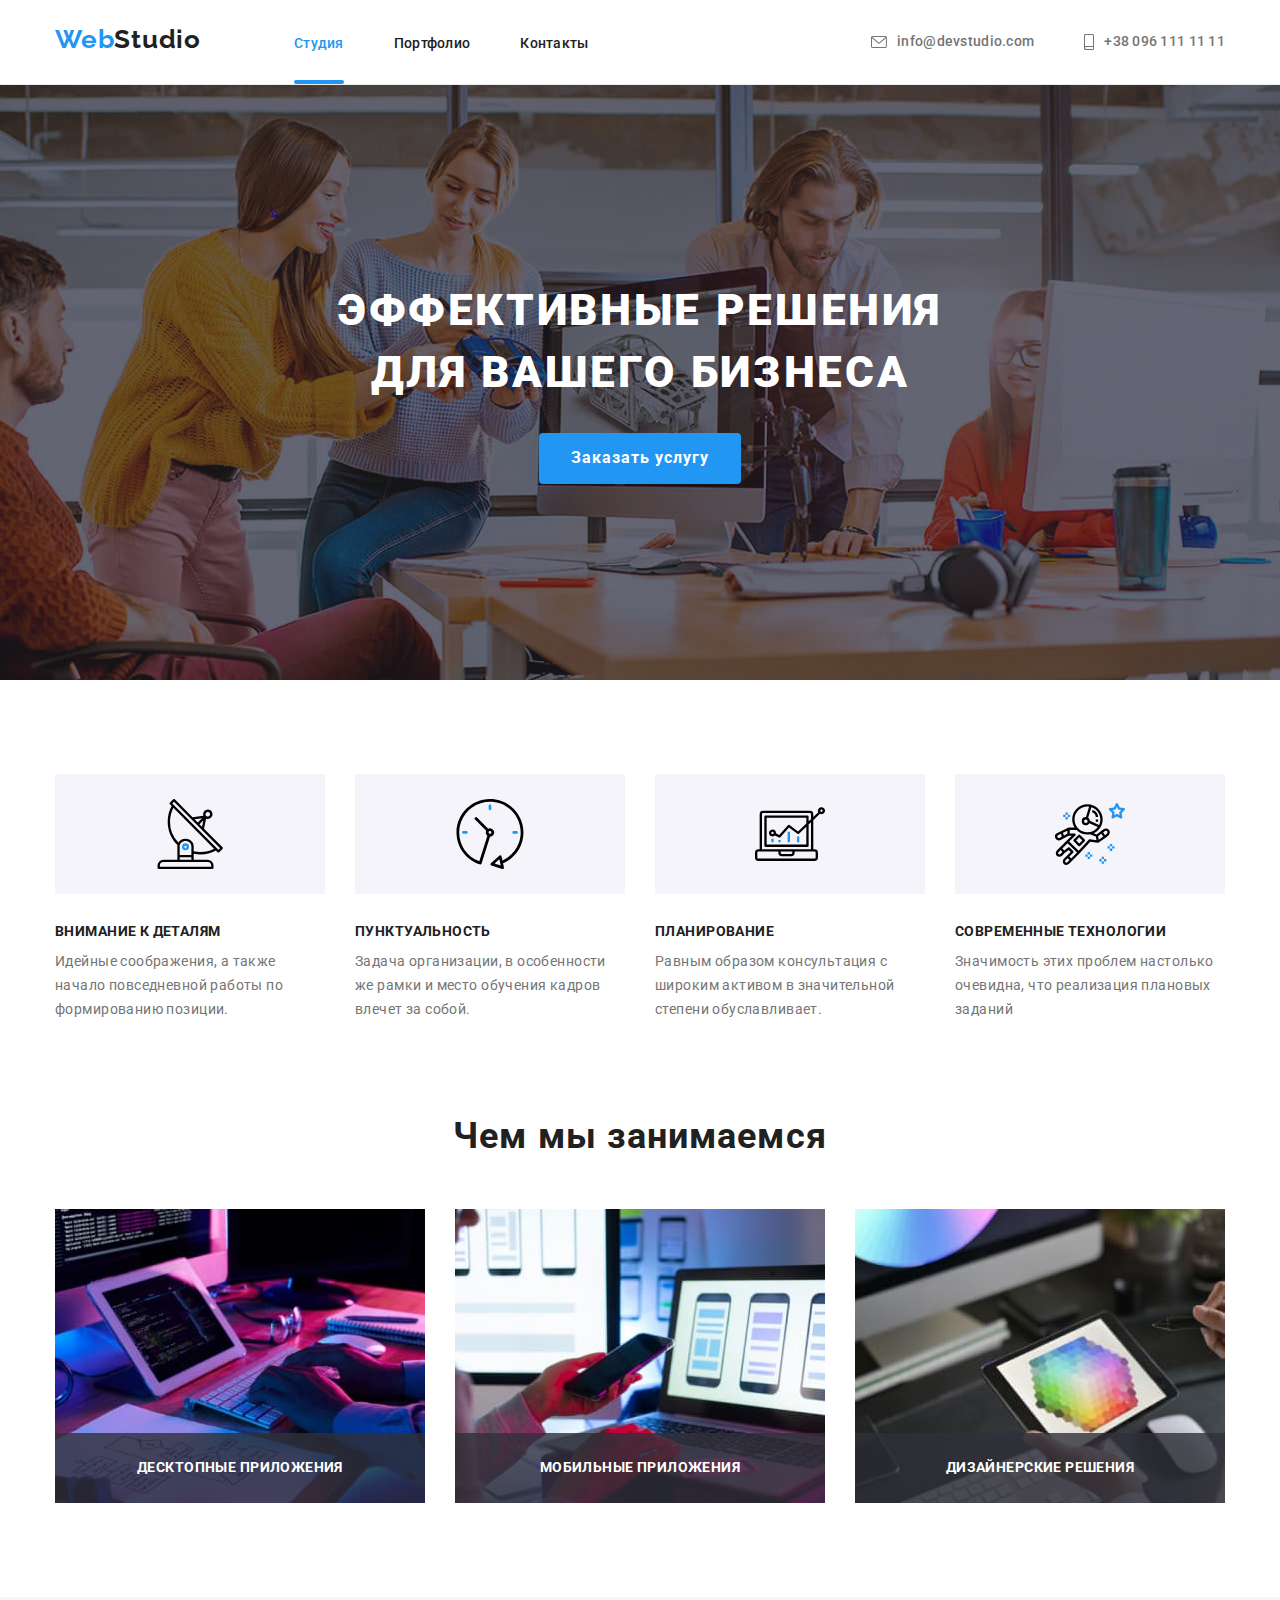
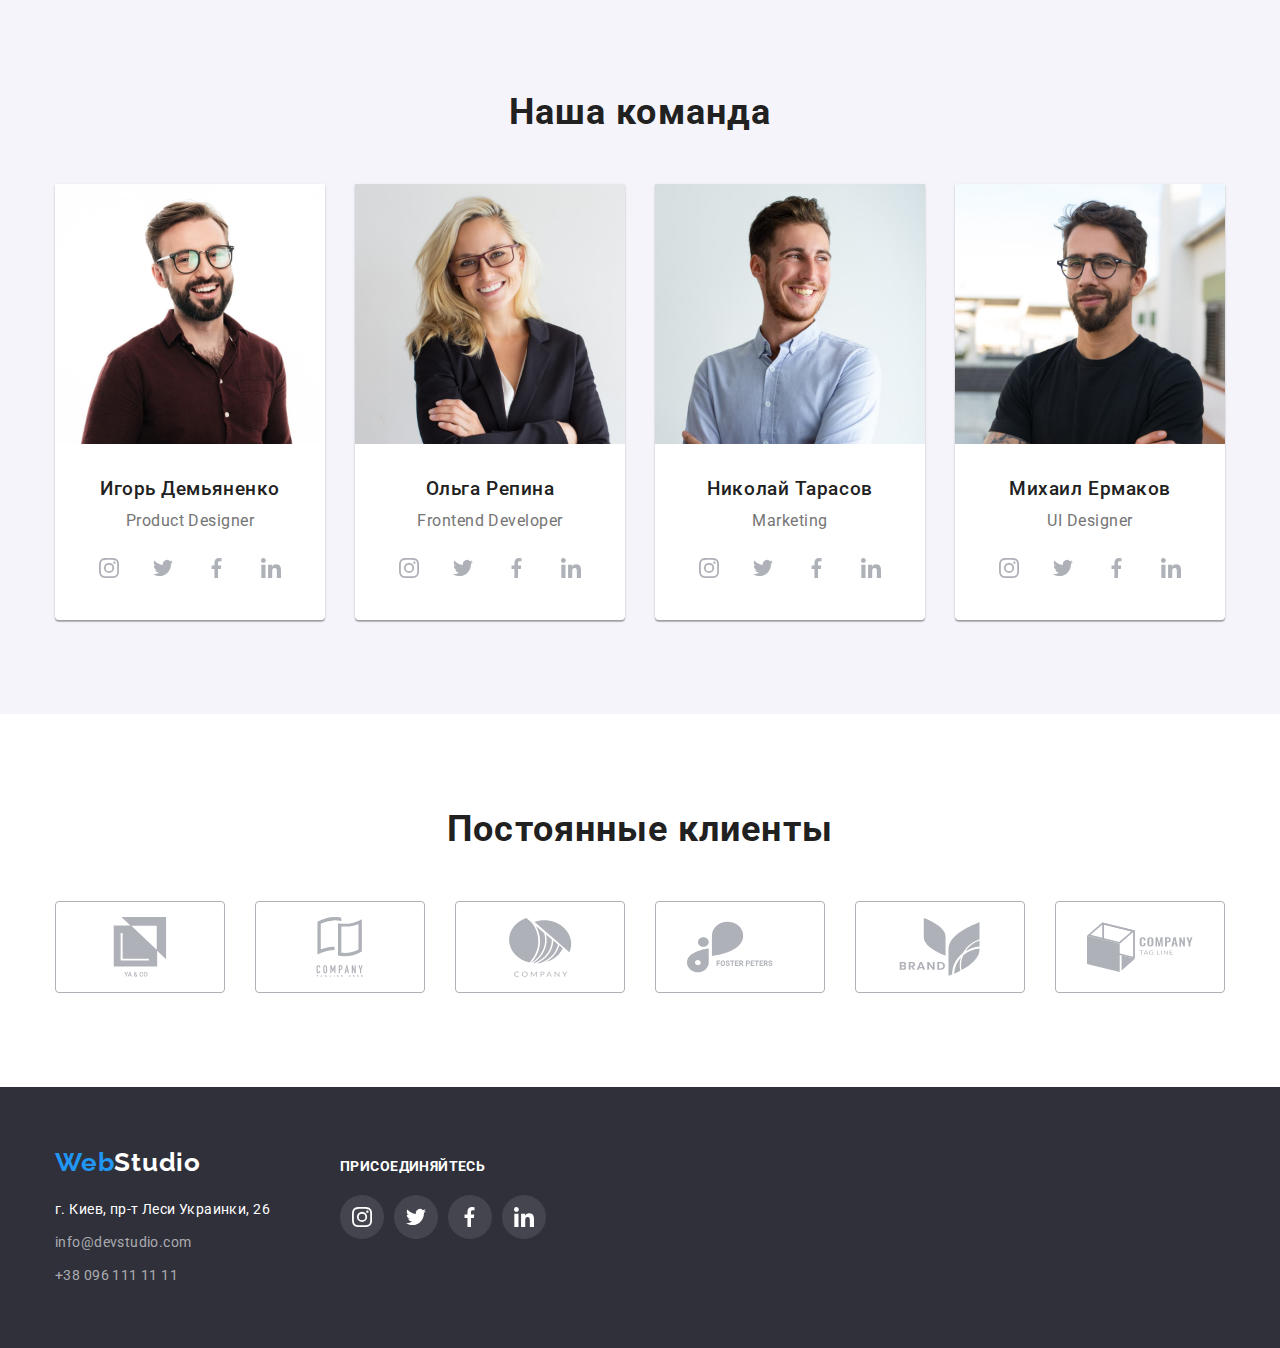
<file: index.html>
<!DOCTYPE html>
<html lang="ru">
<head>
    <meta charset="UTF-8">
    <meta http-equiv="X-UA-Compatible" content="IE=edge">
    <meta name="viewport" content="width=device-width, initial-scale=1.0">
    <title>Студия</title>
    <link rel="stylesheet" href="https://cdnjs.cloudflare.com/ajax/libs/modern-normalize/1.1.0/modern-normalize.min.css">
    <link rel="stylesheet" href="./css/styles.css">
    <link rel="preconnect" href="https://fonts.googleapis.com">
    <link rel="preconnect" href="https://fonts.gstatic.com" crossorigin>
    <link
        href="https://fonts.googleapis.com/css2?family=Raleway:wght@700&family=Roboto:wght@400;500;700;900&display=swap"
        rel="stylesheet">
</head>
<body>
    <header class="main-nav">   
        <div class="container">
            <a class="logo link" href="#" target="_blank" rel="noopener nofollow noreferrer">Web<span
                    class="logo-light-theme">Studio</span></a>
            <nav class="menu">
                <ul class="list">
                    <li class="item">
                        <a class="link active-pg" href="">Студия</a>
                    </li>
                    <li class="item">
                        <a class="link" href="./portfolio.html">Портфолио</a>
                    </li>
                    <li class="item">
                        <a class="link" href="">Контакты</a>
                    </li>
                </ul>
            </nav>
            <div class="contacts">
                <ul class="list">
                    <li class="item">
                        <a class="link" href="mailto:info@devstudio.com">
                            <svg class="contacts-icon" width="16" height="12">
                                <use href="./images/icons/symbol-defs.svg#icon-mail"></use>
                            </svg>
                            info@devstudio.com
                        </a>
                    </li>
                    <li class="item">
                        <a class="link" href="tel:+380961111111">
                            <svg class="contacts-icon" width="10" height="16">
                                <use href="./images/icons/symbol-defs.svg#icon-smartphone"></use>
                            </svg>
                            +38 096 111 11 11
                        </a>
                    </li>
                </ul>
            </div>
        </div>  
    </header>
    <main>
        <section class="hero">            
            <h1 class="title">Эффективные решения <br> для вашего бизнеса</h1>
            <button class="button" type="button" data-modal-open>Заказать услугу</button>
        </section>    

        <!--Преимущества-->
        <section class="advantage">
           <div class="container">
            <h2 class="section-title" hidden>Преимущества</h2>
            <ul class="list table-list">
                <li class="item table-item">
                    <div class="advantage-wrp-icon">
                        <svg class="advantage-icon" width="70" height="70">
                            <use href="./images/icons/symbol-defs.svg#icon-antenna"></use>
                        </svg>
                    </div>
                    <h3 class="advantage-title">Внимание к деталям</h3>
                    <p class="advantage-desc">Идейные соображения, а также начало повседневной работы по формированию позиции.</p>
                </li>
                <li class="item table-item">
                    <div class="advantage-wrp-icon">
                        <svg class="advantage-icon" width="70" height="70">
                            <use href="./images/icons/symbol-defs.svg#icon-clock"></use>
                        </svg>
                    </div>
                    <h3 class="advantage-title">Пунктуальность</h3>
                    <p class="advantage-desc">Задача организации, в особенности же рамки и место обучения кадров влечет за собой.
                    </p>
                </li>
                <li class="item table-item">
                    <div class="advantage-wrp-icon">
                        <svg class="advantage-icon" width="70" height="70">
                            <use href="./images/icons/symbol-defs.svg#icon-diagram"></use>
                        </svg>
                    </div>
                    <h3 class="advantage-title">Планирование</h3>
                    <p class="advantage-desc">Равным образом консультация с широким активом в значительной степени обуславливает.
                    </p>
                </li>
                <li class="item table-item">
                    <div class="advantage-wrp-icon">
                        <svg class="advantage-icon" width="70" height="70">
                            <use href="./images/icons/symbol-defs.svg#icon-astronaut"></use>
                        </svg>
                    </div>
                    <h3 class="advantage-title">Современные технологии</h3>
                    <p class="advantage-desc">Значимость этих проблем настолько очевидна, что реализация плановых заданий</p>
                </li>               
            </ul>
           </div>
        </section>

        <!--Чем мы занимаемся-->
        <section class="works">
            <div class="container">
                <h2 class="section-title">Чем мы занимаемся</h2>
                <ul class="list table-list">
                    <li class="item table-item">
                        <img class="image" src="./images/box-1.jpg" alt="разработка алгоритмов" width="370" height="294">
                        <p class="works-desc">Десктопные приложения</p>
                    </li>
                    <li class="item table-item">
                        <img class="image" src="./images/box-2.jpg" alt="разработка приложений" width="370" height="294">
                        <p class="works-desc">Мобильные приложения</p>
                    </li>
                    <li class="item table-item">
                        <img class="image" src="./images/box-3.jpg" alt="выбор цветов" width="370" height="294">
                        <p class="works-desc">Дизайнерские решения</p>
                    </li>
                </ul>
            </div>
        </section>

        <!--Наша команда-->
        <section class="team">
            <div class="container">
            <h2 class="section-title">Наша команда</h2>
            <ul class="list table-list ">
                <li class="item table-item">
                    <img class="image" src="./images/img-1.jpg" alt="мужчина с бородой и очками в рубашке" width="270" height="260">
                    <div class="team-desc">
                        <h3 class="name">Игорь Демьяненко</h3>
                        <p class="position" lang="en">Product Designer</p>
                        <ul class="sotial-media list">
                            <li class="sotial-media-item">                                
                                <a class="sotial-media-link link" href="" target="_blank" rel="noopener noreferer" aria-label="instagram">
                                <svg class="sotial-media-icon" width="20" height="20">
                                    <use href="./images/icons/symbol-defs.svg#icon-instagram"></use>
                                </svg>
                                </a>
                            </li>
                            <li class="sotial-media-item">
                                <a class="sotial-media-link link" href="" target="_blank" rel="noopener noreferer" aria-label="twitter">
                                <svg class="sotial-media-icon" width="20" height="20">
                                    <use href="./images/icons/symbol-defs.svg#icon-twitter"></use>
                                </svg>
                                </a>
                            </li>
                            <li class="sotial-media-item">
                                <a class="sotial-media-link link" href="" target="_blank" rel="noopener noreferer" aria-label="facebook">
                                <svg class="sotial-media-icon" width="20" height="20">
                                    <use href="./images/icons/symbol-defs.svg#icon-facebook"></use>
                                </svg>
                                </a>
                            </li>
                            <li class="sotial-media-item">
                                <a class="sotial-media-link link" href="" target="_blank" rel="noopener noreferer" aria-label="linkedin">
                                <svg class="sotial-media-icon" width="20" height="20">
                                    <use href="./images/icons/symbol-defs.svg#icon-linkedin"></use>
                                </svg>
                                </a>
                            </li>
                        </ul>
                    </div>                    
                </li>
                <li class="item table-item">
                    <img class="image" src="./images/img-2.jpg" alt="женщина с белыми волосами и очками" width="270" height="260">
                    <div class="team-desc">
                        <h3 class="name">Ольга Репина</h3>
                        <p class="position" lang="en">Frontend Developer</p>
                        <ul class="sotial-media list">
                            <li class="sotial-media-item">
                                <a class="sotial-media-link link" href="" target="_blank" rel="noopener noreferer" aria-label="instagram">
                                    <svg class="sotial-media-icon" width="20" height="20">
                                        <use href="./images/icons/symbol-defs.svg#icon-instagram"></use>
                                    </svg>
                                </a>
                            </li>
                            <li class="sotial-media-item">
                                <a class="sotial-media-link link" href="" target="_blank" rel="noopener noreferer" aria-label="twitter">
                                    <svg class="sotial-media-icon" width="20" height="20">
                                        <use href="./images/icons/symbol-defs.svg#icon-twitter"></use>
                                    </svg>
                                </a>
                            </li>
                            <li class="sotial-media-item">
                                <a class="sotial-media-link link" href="" target="_blank" rel="noopener noreferer" aria-label="facebook">
                                    <svg class="sotial-media-icon" width="20" height="20">
                                        <use href="./images/icons/symbol-defs.svg#icon-facebook"></use>
                                    </svg>
                                </a>
                            </li>
                            <li class="sotial-media-item">
                                <a class="sotial-media-link link" href="" target="_blank" rel="noopener noreferer" aria-label="linkedin">
                                    <svg class="sotial-media-icon" width="20" height="20">
                                        <use href="./images/icons/symbol-defs.svg#icon-linkedin"></use>
                                    </svg>
                                </a>
                            </li>
                        </ul>
                    </div>                    
                </li>
                <li class="item table-item">
                    <img class="image" src="./images/img-3.jpg" alt="мужчина с бородой" width="270" height="260">
                    <div class="team-desc">
                        <h3 class="name">Николай Тарасов</h3>
                        <p class="position" lang="en">Marketing</p>
                        <ul class="sotial-media list">
                            <li class="sotial-media-item">
                                <a class="sotial-media-link link" href="" target="_blank" rel="noopener noreferer" aria-label="instagram">
                                    <svg class="sotial-media-icon" width="20" height="20">
                                        <use href="./images/icons/symbol-defs.svg#icon-instagram"></use>
                                    </svg>
                                </a>
                            </li>
                            <li class="sotial-media-item">
                                <a class="sotial-media-link link" href="" target="_blank" rel="noopener noreferer" aria-label="twitter">
                                    <svg class="sotial-media-icon" width="20" height="20">
                                        <use href="./images/icons/symbol-defs.svg#icon-twitter"></use>
                                    </svg>
                                </a>
                            </li>
                            <li class="sotial-media-item">
                                <a class="sotial-media-link link" href="" target="_blank" rel="noopener noreferer" aria-label="facebook">
                                    <svg class="sotial-media-icon" width="20" height="20">
                                        <use href="./images/icons/symbol-defs.svg#icon-facebook"></use>
                                    </svg>
                                </a>
                            </li>
                            <li class="sotial-media-item">
                                <a class="sotial-media-link link" href="" target="_blank" rel="noopener noreferer" aria-label="linkedin">
                                    <svg class="sotial-media-icon" width="20" height="20">
                                        <use href="./images/icons/symbol-defs.svg#icon-linkedin"></use>
                                    </svg>
                                </a>
                            </li>
                        </ul>
                    </div>                    
                </li>
                <li class="item table-item">
                    <img class="image" src="./images/img-4.jpg" alt="мужчина с бородой и очками в футболке" width="270"
                        height="260">
                    <div class="team-desc">
                        <h3 class="name">Михаил Ермаков</h3>
                        <p class="position" lang="en">UI Designer</p>
                        <ul class="sotial-media list">
                            <li class="sotial-media-item">
                                <a class="sotial-media-link link" href="" target="_blank" rel="noopener noreferer" aria-label="instagram">
                                    <svg class="sotial-media-icon" width="20" height="20">
                                        <use href="./images/icons/symbol-defs.svg#icon-instagram"></use>
                                    </svg>
                                </a>
                            </li>
                            <li class="sotial-media-item">
                                <a class="sotial-media-link link" href="" target="_blank" rel="noopener noreferer" aria-label="twitter">
                                    <svg class="sotial-media-icon" width="20" height="20">
                                        <use href="./images/icons/symbol-defs.svg#icon-twitter"></use>
                                    </svg>
                                </a>
                            </li>
                            <li class="sotial-media-item">
                                <a class="sotial-media-link link" href="" target="_blank" rel="noopener noreferer" aria-label="facebook">
                                    <svg class="sotial-media-icon" width="20" height="20">
                                        <use href="./images/icons/symbol-defs.svg#icon-facebook"></use>
                                    </svg>
                                </a>
                            </li>
                            <li class="sotial-media-item">
                                <a class="sotial-media-link link" href="" target="_blank" rel="noopener noreferer" aria-label="linkedin">
                                    <svg class="sotial-media-icon" width="20" height="20">
                                        <use href="./images/icons/symbol-defs.svg#icon-linkedin"></use>
                                    </svg>
                                </a>
                            </li>
                        </ul>
                    </div>                    
                </li>
            </ul>
            </div>         
        </section>

        <!-- Постоянные клиенты -->
        <section class="clients">
            <div class="container">
                <h2 class="section-title">Постоянные клиенты</h2>
                <ul class="clients-list list">
                    <li class="clients-item item">
                        <a class="clients-link link" href="" target="_blank" rel="noopener noreferer" aria-label="client-1">
                            <svg class="clients-icon" width="106" height="60">
                                <use href="./images/icons/symbol-defs.svg#icon-client-1"></use>
                            </svg>
                        </a>
                    </li>
                    <li class="clients-item item">
                        <a class="clients-link link" href="" target="_blank" rel="noopener noreferer" aria-label="client-2">
                            <svg class="clients-icon" width="106" height="60">
                                <use href="./images/icons/symbol-defs.svg#icon-client-2"></use>
                            </svg>
                        </a>
                    </li>
                    <li class="clients-item item">
                        <a class="clients-link link" href="" target="_blank" rel="noopener noreferer" aria-label="client-3">
                            <svg class="clients-icon" width="106" height="60">
                                <use href="./images/icons/symbol-defs.svg#icon-client-3"></use>
                            </svg>
                        </a>
                    </li>
                    <li class="clients-item item">
                        <a class="clients-link link" href="" target="_blank" rel="noopener noreferer" aria-label="client-4">
                            <svg class="clients-icon" width="106" height="60">
                                <use href="./images/icons/symbol-defs.svg#icon-client-4"></use>
                            </svg>
                        </a>
                    </li>
                    <li class="clients-item item">
                        <a class="clients-link link" href="" target="_blank" rel="noopener noreferer" aria-label="client-5">
                            <svg class="clients-icon" width="106" height="60">
                                <use href="./images/icons/symbol-defs.svg#icon-client-5"></use>
                            </svg>
                        </a>
                    </li>
                    <li class="clients-item item">
                        <a class="clients-link link" href="" target="_blank" rel="noopener noreferer" aria-label="client-6">
                            <svg class="clients-icon" width="106" height="60">
                                <use href="./images/icons/symbol-defs.svg#icon-client-6"></use>
                            </svg>
                        </a>
                    </li>
                </ul>
            </div>
        </section>
    </main>
    <footer class="footer">         
       <div class="container">
        <div>
            <a class="logo link" href="#" target="_blank" rel="noopener nofollow noreferrer">Web<span
                    class="logo-dark-theme">Studio</span></a>
            <address class="address">
                <ul class="list">
                    <li class="item">
                        <a class="link" href="https://goo.gl/maps/7HZzm9QdchbtxohQ8" target="_blank"
                            rel="noopener nofollow noreferrer">г. Киев, пр-т Леси Украинки, 26</a>
                    </li>
                    <li class="item">
                        <a class="link" href="mailto:info@devstudio.com">info@devstudio.com</a>
                    </li>
                    <li class="item">
                        <a class="link" href="tel:+380961111111">+38 096 111 11 11</a>
                    </li>
                </ul>
            </address>
        </div>
        <div class="subscribe">
            <h3 class="subscribe-title">присоединяйтесь</h3>
            <ul class="sotial-media list">
                <li class="sotial-media-item">
                    <a class="sotial-media-link link" href="" target="_blank" rel="noopener noreferer" aria-label="instagram">
                        <svg class="sotial-media-icon" width="20" height="20">
                            <use href="./images/icons/symbol-defs.svg#icon-instagram"></use>
                        </svg>
                    </a>
                </li>
                <li class="sotial-media-item">
                    <a class="sotial-media-link link" href="" target="_blank" rel="noopener noreferer" aria-label="instagram">
                        <svg class="sotial-media-icon" width="20" height="20">
                            <use href="./images/icons/symbol-defs.svg#icon-twitter"></use>
                        </svg>
                    </a>
                </li>
                <li class="sotial-media-item">
                    <a class="sotial-media-link link" href="" target="_blank" rel="noopener noreferer" aria-label="instagram">
                        <svg class="sotial-media-icon" width="20" height="20">
                            <use href="./images/icons/symbol-defs.svg#icon-facebook"></use>
                        </svg>
                    </a>
                </li>
                <li class="sotial-media-item">
                    <a class="sotial-media-link link" href="" target="_blank" rel="noopener noreferer" aria-label="instagram">
                        <svg class="sotial-media-icon" width="20" height="20">
                            <use href="./images/icons/symbol-defs.svg#icon-linkedin"></use>
                        </svg>
                    </a>
                </li>
            </ul>
        </div>
       </div>    
    </footer>    

    <!-- Модальное окно  -->
    <div class="backdrop is-hidden" data-modal>
        <div class="modal">
            <button class="modal-close-btn" type="button" data-modal-close>
                <svg width="11" height="11">
                    <use href="./images/icons/symbol-defs.svg#icon-close"></use>
                </svg>
            </button>
        </div>
    </div>
    <script src="./js/modal.js"></script>
</body>
</html>
</file>
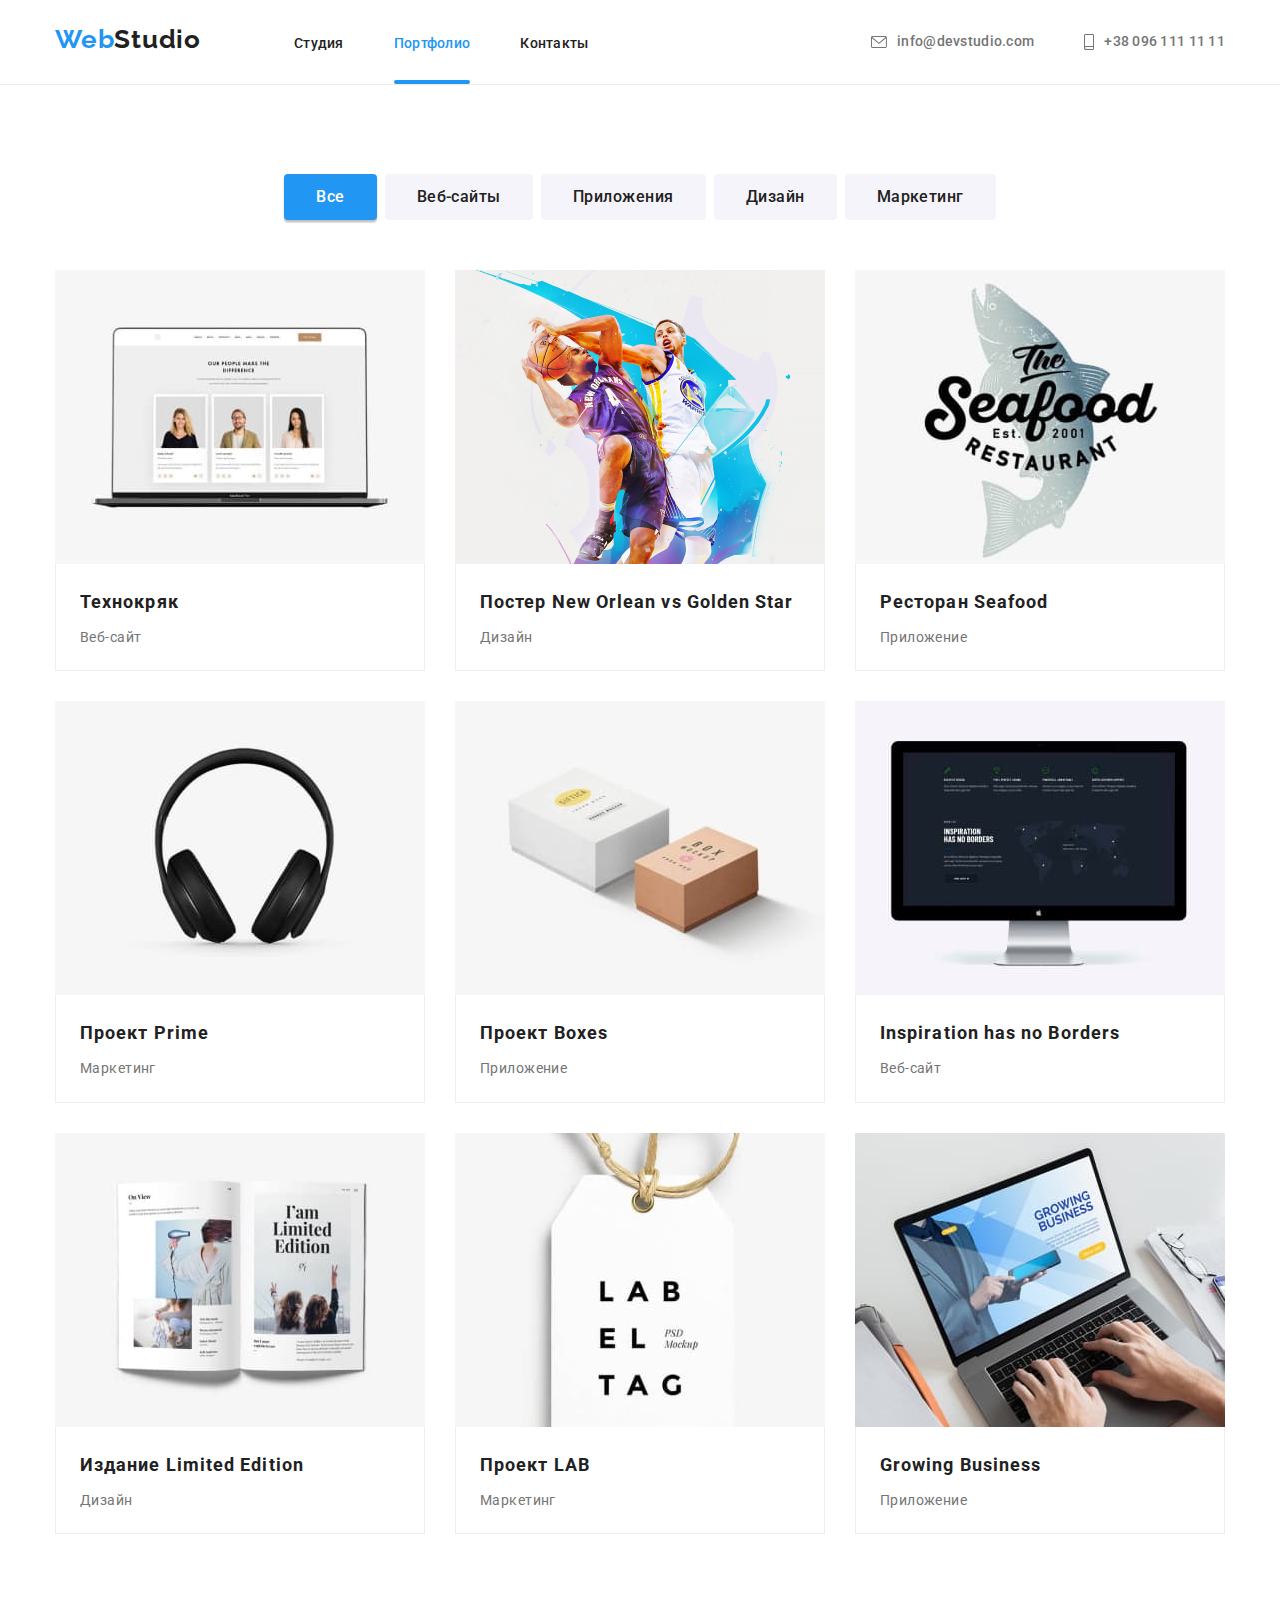
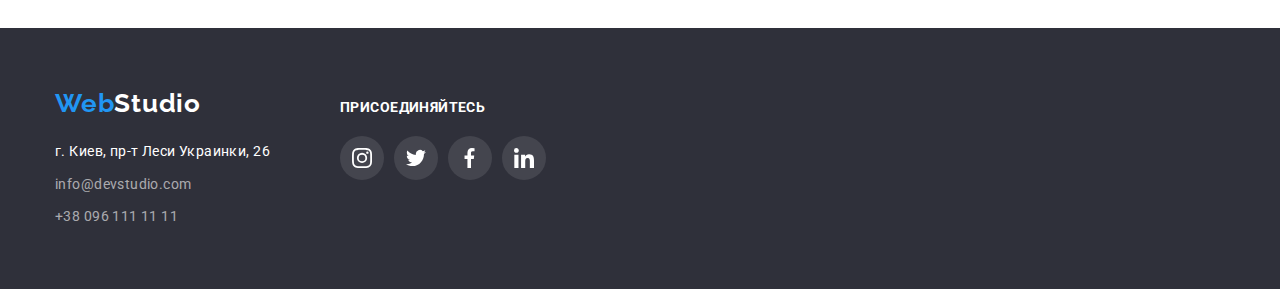
<file: portfolio.html>
<!DOCTYPE html>
<html lang="ru">

<head>
    <meta charset="UTF-8">
    <meta http-equiv="X-UA-Compatible" content="IE=edge">
    <meta name="viewport" content="width=device-width, initial-scale=1.0">
    <title>Портфолио</title>
    <link rel="stylesheet" href="https://cdnjs.cloudflare.com/ajax/libs/modern-normalize/1.1.0/modern-normalize.min.css">
    <link rel="stylesheet" href="./css/styles.css">
    <link rel="preconnect" href="https://fonts.googleapis.com">
    <link rel="preconnect" href="https://fonts.gstatic.com" crossorigin>
    <link href="https://fonts.googleapis.com/css2?family=Raleway:wght@700&family=Roboto:wght@400;500;700;900&display=swap"
        rel="stylesheet">
</head>

<body>
    <!-- header -->
    <header class="main-nav">
        <div class="container">
            <a class="logo link" href="#" target="_blank" rel="noopener nofollow noreferrer">Web<span
                    class="logo-light-theme">Studio</span></a>
            <nav class="menu">
                <ul class="list">
                    <li class="item">
                        <a class="link" href="./index.html">Студия</a>
                    </li>
                    <li class="item">
                        <a class="link active-pg" href="">Портфолио</a>
                    </li>
                    <li class="item">
                        <a class="link" href="">Контакты</a>
                    </li>
                </ul>
            </nav>
            <div class="contacts">
                <ul class="list">
                    <li class="item">
                        <a class="link" href="mailto:info@devstudio.com">
                            <svg class="contacts-icon" width="16" height="12">
                                <use href="./images/icons/symbol-defs.svg#icon-mail"></use>
                            </svg>
                            info@devstudio.com
                        </a>
                    </li>
                    <li class="item">
                        <a class="link" href="tel:+380961111111">
                            <svg class="contacts-icon" width="10" height="16">
                                <use href="./images/icons/symbol-defs.svg#icon-smartphone"></use>
                            </svg>
                            +38 096 111 11 11
                        </a>
                    </li>
                </ul>
            </div>
        </div>
    </header>
   
    <!-- main -->
    <main>
        <section class="portfolio">
            <div class="container">
                <h1 hidden>Портфолио</h1>
                
                <ul class="list sort-btn">
                    <li class="item">
                        <button class="button active-btn" type="button">Все</button>
                    </li>
                    <li class="item">
                        <button class="button" type="button">Веб-сайты</button>
                    </li>
                    <li class="item">
                        <button class="button" type="button">Приложения</button>
                    </li>
                    <li class="item">
                        <button class="button" type="button">Дизайн</button>
                    </li>
                    <li class="item">
                        <button class="button" type="button">Маркетинг</button>
                    </li>
                </ul>
                
                <ul class="list table-list">
                    <li class="item table-item">
                        <a class="link" href="">                          
                            <div class="portfolio-img-card">
                                <img class="image" src="./images/portfolio-1.jpg" alt="ноутбук с открытым сайтом" width="370" height="294">
                                <div class="portfolio-overlay">
                                    <p class="portfolio-overlay-desc">Lorem ipsum dolor sit amet consectetur adipisicing elit.e illo. Quasi, nam minus.
                                    </p>
                                </div>
                            </div>
                            <div class="card-desc">
                                <h2 class="project">Технокряк</h2>
                                <p class="category">Веб-сайт</p>
                            </div>                                                  
                        </a>                        
                    </li>
                    <li class="item table-item">
                        <a class="link" href="">
                            <div class="portfolio-img-card">
                                <img class="image" src="./images/portfolio-2.jpg" alt="два баскетболиста с мячом" width="370" height="294">
                                <div class="portfolio-overlay">
                                    <p class="portfolio-overlay-desc">Lorem ipsum dolor sit amet consectetur adipisicing elit.e illo. Quasi, nam minus.
                                    </p>
                                </div>
                            </div>                            
                            <div class="card-desc">
                                <h2 class="project">Постер New Orlean vs Golden Star</h2>
                                <p class="category">Дизайн</p>
                            </div>
                        </a>
                    </li>
                    <li class="item table-item">
                        <a class="link" href="">
                            <div class="portfolio-img-card">
                                <img class="image" src="./images/portfolio-3.jpg" alt="логотип ресторана морской еды" width="370" height="294">
                                <div class="portfolio-overlay">
                                    <p class="portfolio-overlay-desc">Lorem ipsum dolor sit amet consectetur adipisicing elit.e illo. Quasi, nam minus.
                                    </p>
                                </div>
                            </div>                            
                            <div class="card-desc">
                                <h2 class="project">Ресторан Seafood</h2>
                                <p class="category">Приложение</p>
                            </div>
                        </a>
                    </li>
                    <li class="item table-item">
                        <a class="link" href="">
                            <div class="portfolio-img-card">
                                <img class="image" src="./images/portfolio-4.jpg" alt="накладные наушники" width="370" height="294">
                                <div class="portfolio-overlay">
                                    <p class="portfolio-overlay-desc">Lorem ipsum dolor sit amet consectetur adipisicing elit.e illo. Quasi, nam minus.
                                    </p>
                                </div>
                            </div>                            
                            <div class="card-desc">
                                <h2 class="project">Проект Prime</h2>
                                <p class="category">Маркетинг</p>
                            </div>
                        </a>
                    </li>
                    <li class="item table-item">
                        <a class="link" href="">
                            <div class="portfolio-img-card">
                                <img class="image" src="./images/portfolio-5.jpg" alt="две коробки" width="370" height="294">
                                <div class="portfolio-overlay">
                                    <p class="portfolio-overlay-desc">Lorem ipsum dolor sit amet consectetur adipisicing elit.e illo. Quasi, nam minus.
                                    </p>
                                </div>
                            </div>                            
                            <div class="card-desc">
                                <h2 class="project">Проект Boxes</h2>
                                <p class="category">Приложение</p>
                            </div>
                        </a>
                    </li>
                    <li class="item table-item">
                        <a class="link" href="">
                            <div class="portfolio-img-card">
                                <img class="image" src="./images/portfolio-6.jpg" alt="монитор с открытым сайтом" width="370" height="294">
                                <div class="portfolio-overlay">
                                    <p class="portfolio-overlay-desc">Lorem ipsum dolor sit amet consectetur adipisicing elit.e illo. Quasi, nam minus.
                                    </p>
                                </div>
                            </div>                            
                            <div class="card-desc">
                                <h2 class="project">Inspiration has no Borders</h2>
                                <p class="category">Веб-сайт</p>
                            </div>
                        </a>
                    </li>
                    <li class="item table-item">
                        <a class="link" href="">
                            <div class="portfolio-img-card">
                                <img class="image" src="./images/portfolio-7.jpg" alt="открытый журнал" width="370" height="294">
                                <div class="portfolio-overlay">
                                    <p class="portfolio-overlay-desc">Lorem ipsum dolor sit amet consectetur adipisicing elit.e illo. Quasi, nam minus.
                                    </p>
                                </div>
                            </div>                            
                            <div class="card-desc">
                                <h2 class="project">Издание Limited Edition</h2>
                                <p class="category">Дизайн</p>
                            </div>
                        </a>
                    </li>
                    <li class="item table-item">
                        <a class="link" href="">
                            <div class="portfolio-img-card">
                                <img class="image" src="./images/portfolio-8.jpg" alt="бирка с шнуром" width="370" height="294">
                                <div class="portfolio-overlay">
                                    <p class="portfolio-overlay-desc">Lorem ipsum dolor sit amet consectetur adipisicing elit.e illo. Quasi, nam minus.
                                    </p>
                                </div>
                            </div>                            
                            <div class="card-desc">
                                <h2 class="project">Проект LAB</h2>
                                <p class="category">Маркетинг</p>
                            </div>
                        </a>
                    </li>
                    <li class="item table-item">
                        <a class="link" href="">
                            <div class="portfolio-img-card">
                                <img class="image" src="./images/portfolio-9.jpg" alt="руки на клавиатуре ноутбука" width="370" height="294">
                                <div class="portfolio-overlay">
                                    <p class="portfolio-overlay-desc">Lorem ipsum dolor sit amet consectetur adipisicing elit.e illo. Quasi, nam minus.
                                    </p>
                                </div>
                            </div>                            
                            <div class="card-desc">
                                <h2 class="project">Growing Business</h2>
                                <p class="category">Приложение</p>
                            </div>
                        </a>
                    </li>
                </ul>
            </div>
        </section>
    </main>

    <!-- footer -->
    <footer class="footer">
        <div class="container">
            <div>
                <a class="logo link" href="#" target="_blank" rel="noopener nofollow noreferrer">Web<span
                        class="logo-dark-theme">Studio</span></a>
                <address class="address">
                    <ul class="list">
                        <li class="item">
                            <a class="link" href="https://goo.gl/maps/7HZzm9QdchbtxohQ8" target="_blank"
                                rel="noopener nofollow noreferrer">г. Киев, пр-т Леси Украинки, 26</a>
                        </li>
                        <li class="item">
                            <a class="link" href="mailto:info@devstudio.com">info@devstudio.com</a>
                        </li>
                        <li class="item">
                            <a class="link" href="tel:+380961111111">+38 096 111 11 11</a>
                        </li>
                    </ul>
                </address>
            </div>
            <div class="subscribe">
                <h3 class="subscribe-title">присоединяйтесь</h3>
                <ul class="sotial-media list">
                    <li class="sotial-media-item">
                        <a class="sotial-media-link link" href="" target="_blank" rel="noopener noreferer"
                            aria-label="instagram">
                            <svg class="sotial-media-icon" width="20" height="20">
                                <use href="./images/icons/symbol-defs.svg#icon-instagram"></use>
                            </svg>
                        </a>
                    </li>
                    <li class="sotial-media-item">
                        <a class="sotial-media-link link" href="" target="_blank" rel="noopener noreferer"
                            aria-label="instagram">
                            <svg class="sotial-media-icon" width="20" height="20">
                                <use href="./images/icons/symbol-defs.svg#icon-twitter"></use>
                            </svg>
                        </a>
                    </li>
                    <li class="sotial-media-item">
                        <a class="sotial-media-link link" href="" target="_blank" rel="noopener noreferer"
                            aria-label="instagram">
                            <svg class="sotial-media-icon" width="20" height="20">
                                <use href="./images/icons/symbol-defs.svg#icon-facebook"></use>
                            </svg>
                        </a>
                    </li>
                    <li class="sotial-media-item">
                        <a class="sotial-media-link link" href="" target="_blank" rel="noopener noreferer"
                            aria-label="instagram">
                            <svg class="sotial-media-icon" width="20" height="20">
                                <use href="./images/icons/symbol-defs.svg#icon-linkedin"></use>
                            </svg>
                        </a>
                    </li>
                </ul>
            </div>
        </div>
    </footer>
</body>

</html>
</file>
<file: css/styles.css>
:root {
    --main-color: #212121;
    --brand-color: #2196F3;
    --second-color: #757575;
    --third-color: #FFFFFF;      
    --bgd-scl: #F5F4FA;  
    --count-cards: 4;
    --dst-between: 30px;  
}

body {
    font-family: 'Roboto', sans-serif;    
    color: var(--main-color);   
    font-size: 16px;    
}

.container {    
    margin-right: auto;
    margin-left: auto;    
    width: 1200px;
    padding-right: 15px;
    padding-left: 15px;     
}

h1,
h2,
h3,
ul,
p {
    margin: 0;
    padding: 0;
}

/* common styles start */
.logo {
    font-family: 'Raleway', sans-serif;
    font-size: 26px;
    font-weight: 700;
    line-height: 1.2;
    letter-spacing: 0.03em;
    color: var(--brand-color);
    text-decoration: none;
}

.logo-dark-theme {
    color: var(--third-color);
}

.logo-light-theme {
    color: var(--main-color);
}

.list {
    list-style: none;
}

.item .link {
    color: var(--main-color);
    text-decoration: none;
    font-size: 14px;
    font-weight: 500;
    line-height: 1.14;
    letter-spacing: 0.02em;
}

.button {
    background-color: var(--brand-color);
    color: var(--third-color);
    font-family: 'Roboto';
    font-size: 16px;
    font-weight: 700;
    line-height: 1.9;
    letter-spacing: 0.06em;
    border: none;
    border-radius: 4px;
    padding: 10px 32px;
    min-width: 200px;

    transition: background-color 250ms cubic-bezier(0.4, 0, 0.2, 1),
    box-shadow 250ms cubic-bezier(0.4, 0, 0.2, 1);
}

.button:focus,
.button:hover {
    background-color: #188CE8;
    box-shadow: 0px 4px 4px rgba(0, 0, 0, 0.15);
}

.section-title {
    text-align: center;
    font-weight: 700;
    font-size: 36px;
    line-height: 1.2;
    letter-spacing: 0.03em;
    margin-bottom: 50px;
}

.table-list {
    display: flex;
    flex-wrap: wrap;   
}

.table-item {
    width: calc((100% - var(--dst-between) * (var(--count-cards) - 1)) / var(--count-cards));
    margin-right: var(--dst-between);
}
/* common styles end */

/* header */
.main-nav {
    position: fixed;
    width: 100%;
    top: 0;
    left: 0;
    z-index: 1;

    background-color: var(--third-color);    
    border-bottom: 1px solid #ECECEC;
}

.main-nav .container {
    display: flex;
    align-items: baseline;
}

.main-nav .logo {
    display: block;
    margin-right: 93px;
    padding-top: 24px;
    padding-bottom: 24px;
}

.menu .list {
    display: flex;
}

.menu .link,
.contacts .link {
    display: block;
    padding-top: 32px;
    padding-bottom: 32px;

    transition: color 250ms cubic-bezier(0.4, 0, 0.2, 1);
}

.menu .item:not(:last-child) {
    margin-right: 50px;
}

.menu .active-pg {     
    color: var(--brand-color);
}

.menu .item {
    position: relative;
}

.active-pg::after {
    position: absolute;
    bottom: 0;
    left: 0;
    content: '';
    display: inline-block;
    width: 100%;
    height: 4px;
    border-radius: 2px;
    background-color: var(--brand-color);
}

.menu .link:focus,
.menu .link:hover,
.contacts .link:focus,
.contacts .link:hover {
    color: var(--brand-color);
}

.contacts {
    margin-left: auto;
}

.contacts .link {
    display: flex;
    align-items: center;

    color: var(--second-color);
}

.contacts .list {
    display: flex;    
}

.contacts .item {
    display: flex;    
    align-items: center;
}

.contacts-icon {
    margin-right: 10px;      
    fill: currentColor;
}

.contacts .item:not(:last-child){
    margin-right: 50px;
}

/* section Hero */
.hero{
    margin-top: 80px;
    height: 600px;
    max-width: 1600px;
    margin-right: auto;
    margin-left: auto;    
    padding-top: 200px;
    padding-bottom: 200px;      
    text-align: center;       
    background-image: 
        linear-gradient(
            rgba(47, 48, 58, 0.4),
            rgba(47, 48, 58, 0.4)),
        url(../images/bgd-hero.jpg);
    background-repeat: no-repeat;
    background-position: center;
    background-size: cover;    
    background-color: #2F303A;  
}

.hero .title {
    font-weight: 900;
    font-size: 44px;
    line-height: 1.4;
    letter-spacing: 0.06em;
    text-align: center;    
    text-transform: uppercase;
    color: var(--third-color);  
    margin-bottom: 30px; 
}

/* section Advantage */
.advantage {
    background-color: var(--third-color);
    padding-top: 94px;   
    padding-bottom: 94px;
}

.advantage .advantage-title {
    font-weight: 700;
    font-size: 14px;
    line-height: 1.14;
    letter-spacing: 0.03em;
    text-transform: uppercase;    
    margin-bottom: 10px;
}

.advantage-wrp-icon {
    display: flex;
    align-items: center;
    justify-content: center;
    width: 270px;
    height: 120px;
    margin-bottom: 30px;
    background-color: var(--bgd-scl);
}



.advantage .advantage-desc {  
    font-weight: 400;
    font-size: 14px;
    line-height: 1.7;    
    letter-spacing: 0.03em;
    color: var(--second-color);       
}

.advantage .table-item:nth-child(4n) {
    margin-right: 0;
}

/* section works */
.works {
    background-color: var(--third-color);
    padding-bottom: 94px;    
}

.works .image {
    display: block;
}

.works {
    --count-cards: 3;     
}

.works .table-item:nth-child(3n) {
    margin-right: 0;
}

.works .item {
    position: relative;
}

.works-desc {
    display: flex;
    align-items: center;
    justify-content: center;
    height: 70px;
    width: 100%;

    position: absolute;
    bottom: 0;  
    left: 0;

    font-weight: 700;
    font-size: 14px;
    line-height: 1.14;
    text-align: center;
    letter-spacing: 0.03em;
    text-transform: uppercase;
    background: rgba(47, 48, 58, 0.8);
    color: var(--third-color);
}

/* section Team */
.team {
    text-align: center;
    padding-top: 94px; 
    padding-bottom: 94px;   
    --count-cards: 4;
    background-color: var(--bgd-scl);
}

.team .table-item:nth-child(4n) {
    margin-right: 0;
}

.team .item {
    background: var(--third-color);    
    box-shadow: 0px 1px 3px rgba(0, 0, 0, 0.12), 0px 1px 1px rgba(0, 0, 0, 0.14), 0px 2px 1px rgba(0, 0, 0, 0.2);
    border-radius: 0px 0px 4px 4px;
}

.team-desc {
    padding-top: 30px;
    padding-bottom: 30px;
}

.team .name {    
    font-weight: 500;    
    line-height: 1.2;    
    letter-spacing: 0.03em;        
    margin-bottom: 10px;
}

.team .position {
    margin-bottom: 16px;
    font-weight: 400;    
    line-height: 1.2;
    letter-spacing: 0.03em;
    color: var(--second-color);   
}

.sotial-media {
    display: flex;    
    justify-content: center;
}

.sotial-media-item {
    width: 44px;
    height: 44px;    
}

.sotial-media-item:not(:last-child) {
    margin-right: 10px;
}

.sotial-media-link {
    display: flex;
    width: 100%;
    height: 100%;
    border-radius: 50%;    
    align-items: center;
    justify-content: center;   
    background-color: var(--third-color); 

    transition: background-color 250ms cubic-bezier(0.4, 0, 0.2, 1);  
}

.sotial-media-icon {
    fill: #AFB1B8;

    transition: color 250ms cubic-bezier(0.4, 0, 0.2, 1);
}

.sotial-media-link:focus .sotial-media-icon,
.sotial-media-link:hover .sotial-media-icon {   
    fill: var(--third-color);       
}

.sotial-media-link:focus,
.sotial-media-link:hover {
    background-color: var(--brand-color);
}

/* clients */
.clients {
    padding-top: 94px;
    padding-bottom: 94px;
}

.clients-list {
    display: flex;    
    justify-content: center;
}

.clients-item:not(:last-child){
    margin-right: 30px;    
}

.clients-item {     
    width: 170px;
    height: 92px;
}

.clients .clients-link {    
    color: #AFB1B8;
    display: flex;
    width: 100%;
    height: 100%;
    border: 1px solid #AFB1B8;
    border-radius: 4px;
    align-items: center;
    justify-content: center;    

    transition: color 250ms cubic-bezier(0.4, 0, 0.2, 1),
    border-color 250ms cubic-bezier(0.4, 0, 0.2, 1);     
}

.clients-icon {
    fill: currentColor;
}

.clients-link:focus,
.clients-link:hover {
    color: var(--brand-color);
    border-color: var(--brand-color);
}

/* section Portfolio */
.portfolio {
    padding-top: 94px;
    padding-bottom: 94px;
    --count-cards: 3;
    background-color: var(--third-color);   
}

.sort-btn {
    display: flex;
    justify-content: center;
    margin-top: 80px;
    margin-bottom: 50px;
}

.sort-btn .item:not(:last-child) {
    margin-right: 8px;
}

.portfolio .button {
    background-color: var(--bgd-scl);
    color: var(--main-color);           
    font-weight: 500;   
    line-height: 1.6;  
    letter-spacing: 0.03em;
    min-width: auto;   
    
    transition: background-color 250ms cubic-bezier(0.4, 0, 0.2, 1),
    color 250ms cubic-bezier(0.4, 0, 0.2, 1),
    box-shadow 250ms cubic-bezier(0.4, 0, 0.2, 1);
}

.portfolio .button:focus,
.portfolio .button:hover,
.portfolio .active-btn {
    background-color: var(--brand-color);
    color: var(--third-color);    
    box-shadow: 0px 3px 1px rgba(0, 0, 0, 0.1), 
        0px 1px 2px rgba(0, 0, 0, 0.08), 
        0px 2px 2px rgba(0, 0, 0, 0.12);
    cursor: pointer;
}

.portfolio .table-item:nth-child(3n) {
    margin-right: 0;
}

.portfolio-overlay {
    position: absolute;
    top: 0;
    left: 0;
    transform: translateY(100%);
    display: flex;
    height: 294px;
    align-items: center;
    padding-top: 63px;
    padding-right: 24px;
    padding-bottom: 63px;
    padding-left: 24px;

    transition: transform 250ms cubic-bezier(0.4, 0, 0.2, 1);

    background-color: rgba(33, 150, 243, 0.9);
}

.portfolio-overlay-desc {
    font-weight: 400;
    font-size: 18px;
    line-height: 1.56;
    letter-spacing: 0.03em;

    color: var(--third-color);
}

.portfolio-img-card {
    position: relative;
    overflow: hidden;
}

.portfolio .table-item:hover .portfolio-overlay {
    transform: translateY(0);
}

.portfolio .table-item {    
    margin-bottom: 30px;
    transition: box-shadow 250ms cubic-bezier(0.4, 0, 0.2, 1);
}

.portfolio .table-item:focus,
.portfolio .table-item:hover {    
    box-shadow: 0px 1px 1px rgba(0, 0, 0, 0.12), 0px 4px 4px rgba(0, 0, 0, 0.06), 1px 4px 6px rgba(0, 0, 0, 0.16);
}

.card-desc {
    padding-top: 20px;    
    padding-right: 24px;
    padding-bottom: 20px;
    padding-left: 24px;
    background-color: var(--third-color);    
    border-right: 1px solid #EEEEEE;
    border-bottom: 1px solid #EEEEEE;
    border-left: 1px solid #EEEEEE;
    
}

.portfolio .table-item:nth-last-child(-n +3){
    margin-bottom: 0px;
}

.portfolio .image {    
    display: block;       
}

.portfolio .project {
    font-weight: 700;
    font-size: 18px;
    line-height: 2;    
    letter-spacing: 0.06em;   
    margin-bottom: 4px;   
}

.portfolio .category {
    font-weight: 400;    
    line-height: 1.9;
    letter-spacing: 0.03em;
    color: var(--second-color);    
}

/* footer */
.footer {
    background-color: #2F303A;
    padding-top: 60px;
    padding-bottom: 60px;
}

.footer .container {
    display: flex;
}

.footer .logo {
    display: block;  
    margin-bottom: 20px;
}

.address .item:not(:last-child) {
    margin-bottom: 9px;
}

.address .link {
    font-style: normal;
    font-weight: 400;
    line-height: 1.71;
    letter-spacing: 0.03em;
    color: rgba(255, 255, 255, 0.6);
}

.address .item:first-child .link {
    color: var(--third-color);    
}

.subscribe {
    margin-left: 70px;
}

.subscribe-title {
    margin-top: 12px;
    margin-bottom: 20px;    
    
    font-weight: 700;
    font-size: 14px;
    line-height: 1.14;
    letter-spacing: 0.03em;
    text-transform: uppercase;
    color:var(--third-color);
}

.subscribe .sotial-media-link {
    color: var(--third-color);   
    background-color: rgba(255, 255, 255, 0.1);
}

.subscribe .sotial-media-icon {
    fill: currentColor;
}

.subscribe .sotial-media-link:focus,
.subscribe .sotial-media-link:hover {
    background-color: var(--brand-color);
}

/* modal window */
.backdrop {
    position: fixed;
    top: 0;
    left: 0;
    width: 100vw;
    height: 100vh;

    background-color: rgba(0, 0, 0, 0.2); 

    transition: opacity 250ms cubic-bezier(0.4, 0, 0.2, 1),
    visibility 250ms cubic-bezier(0.4, 0, 0.2, 1);
}

.modal {
    position: absolute;
    top: 50%;
    left: 50%;
    transform: translate(-50%, -50%);

    width: 528px;
    height: 581px;

    background: var(--third-color);
    box-shadow: 0px 1px 3px rgba(0, 0, 0, 0.12), 0px 1px 1px rgba(0, 0, 0, 0.14), 0px 2px 1px rgba(0, 0, 0, 0.2);
    border-radius: 4px;
}

.modal-close-btn {       
    position: absolute;
    top: 0;
    right: 0;

    display: flex;
    align-items: center;
    justify-content: center;
    width: 30px;
    height: 30px;
    margin-top: 8px;
    margin-right: 8px;
    padding: 0;

    border-radius: 50%;
    border: 1px solid rgba(0, 0, 0, 0.1);
    background-color: var(--third-color);    
}

.modal-close-btn:hover,
.modal-close-btn:focus {
    cursor: pointer;
}

.backdrop.is-hidden {
    opacity: 0;
    visibility: hidden;
    pointer-events: none;    
}
</file>
